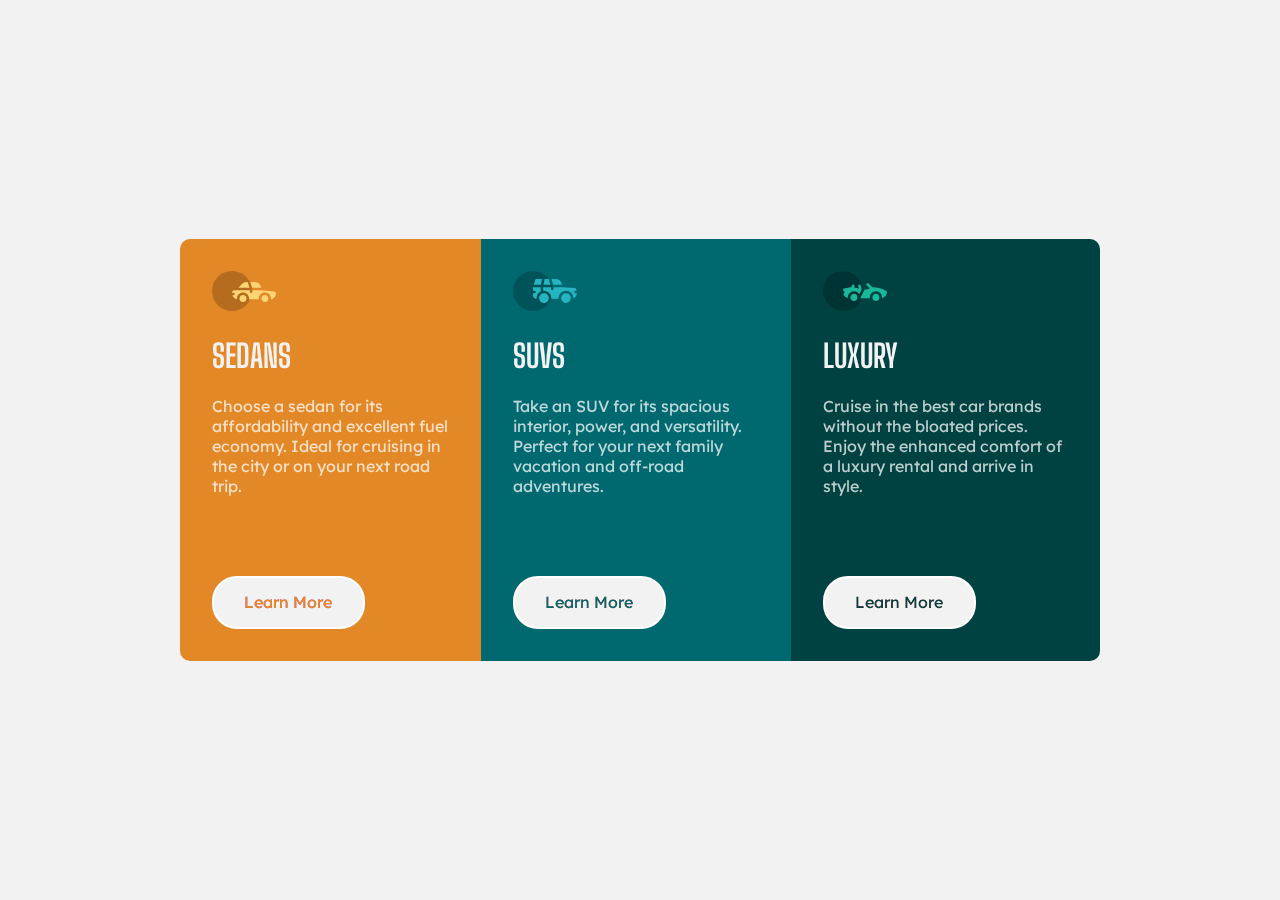
<file: 3-column-preview-card-component-main/index.html>
<!DOCTYPE html>
<html lang="en">
<head>
  <meta charset="UTF-8">
  <meta name="viewport" content="width=device-width, initial-scale=1.0">
  <link rel="icon" type="image/png" sizes="32x32" href="./images/favicon-32x32.png">
  <title>Frontend Mentor | 3-column preview card component</title>
  <link rel="stylesheet" href="style.css">
</head>
<body>
  <main>
    <div class="card">
      <img alt="sedans" srcset="images/icon-sedans.svg">
      <h1>Sedans</h1>
      <p>  Choose a sedan for its affordability and excellent fuel economy. Ideal for cruising in the city 
        or on your next road trip.</p>
        <div class="btn">Learn More</div>
    </div>

    <div class="card">
      <img alt="suvs" srcset="images/icon-suvs.svg">
      <h1>suvs</h1>
      <p>  Take an SUV for its spacious interior, power, and versatility. Perfect for your next family vacation 
        and off-road adventures.</p>
        <div class="btn">Learn More</div>
    </div>

    <div class="card">
      <img alt="luxury" srcset="images/icon-luxury.svg">
      <h1>luxury</h1>
      <p>  Cruise in the best car brands without the bloated prices. Enjoy the enhanced comfort of a luxury 
        rental and arrive in style.</p>
        <div class="btn">Learn More</div>
    </div>
  </main>
</body>
</html>
</file>
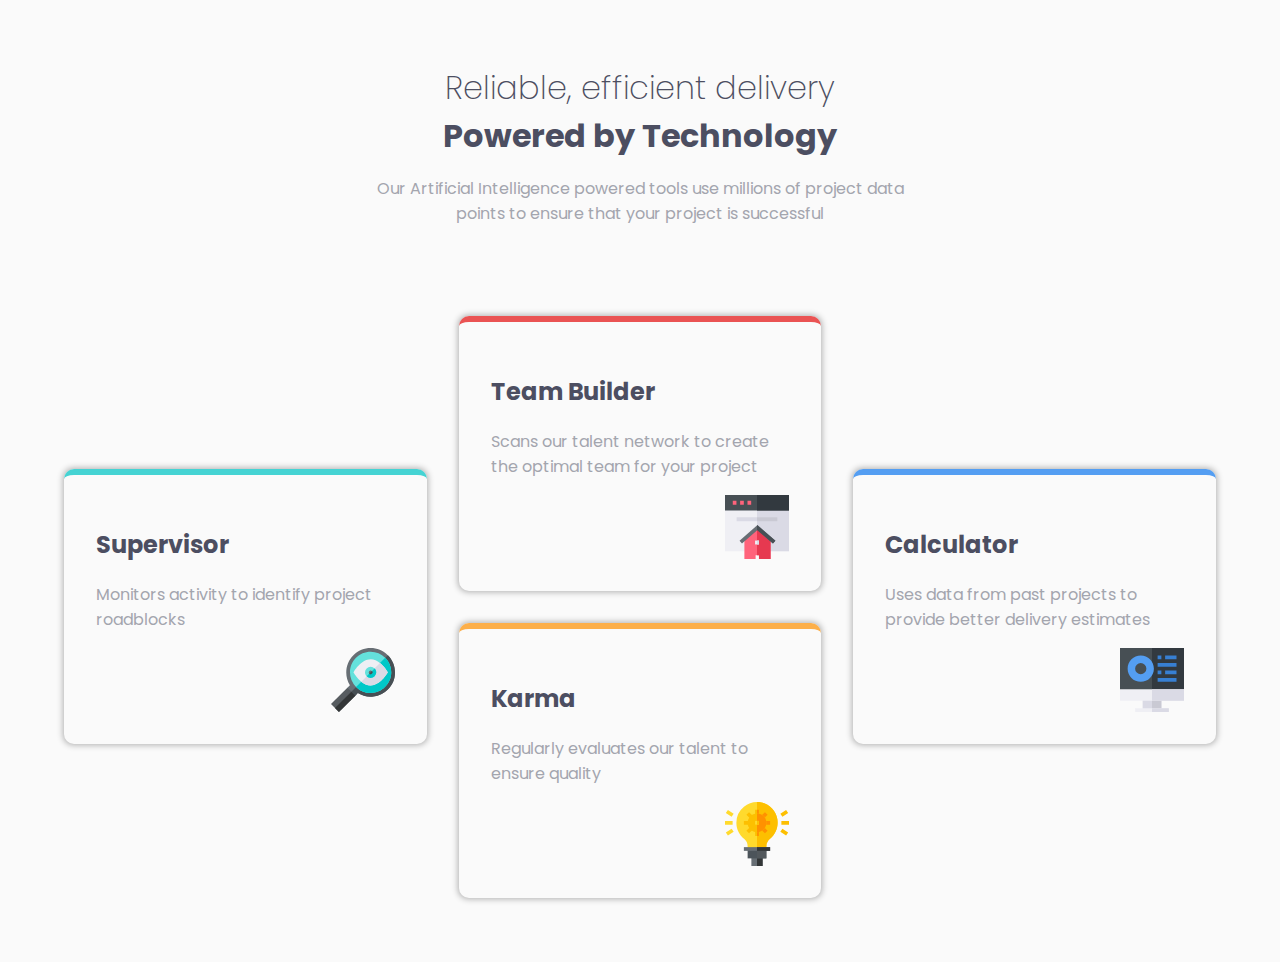
<file: four-card-feature-section-master/index.html>
<!DOCTYPE html>
<html lang="en">
<head>
  <meta charset="UTF-8">
  <meta name="viewport"content="width=device-width, initial-scale=1.0">
  <link rel="icon" type="image/png" sizes="32x32" href="./images/favicon-32x32.png"> 
  <title>Frontend Mentor | Four  card feature section</title>
  <link rel="stylesheet" href="style.css">
</head>
<body>
<!--   
  Reliable, efficient delivery
  Powered by Technology

  Our Artificial Intelligence powered tools use millions of project data points 
  to ensure that your project is successful

  Supervisor
  Monitors activity to identify project roadblocks

  Team Builder
  Scans our talent network to create the optimal team for your project

  Karma
  Regularly evaluates our talent to ensure quality

  Calculator
  Uses data from past projects to provide better delivery estimates -->

  <main>
    <div class="main">
      <h1 class="thin">Reliable, efficient delivery</h1>
      <h1>Powered by Technology</h1>
      <p>Our Artificial Intelligence powered tools use millions of project data points 
        to ensure that your project is successful</p>
    </div>

    <div class="cards">
      <div class="card">
        <h2>Supervisor</h2>
        <p>Monitors activity to identify project roadblocks</p>
        <svg xmlns="http://www.w3.org/2000/svg" width="64" height="64"><g fill="none"><path fill="#676E74" d="M56.842 7.158c-9.526-9.563-24.902-9.525-34.428 0-8.025 8.026-9.45 20.44-3.525 30.003l-2.513 2.55-1.356 6.144 4.214 4.214 5.093-2.408 2.512-2.55a24.254 24.254 0 0030.003-3.525c9.563-9.526 9.525-24.902 0-34.428z"/><path fill="#474F54" d="M24.327 47.661l2.512-2.55a24.254 24.254 0 0030.003-3.525c9.563-9.526 9.525-24.902 0-34.428l-40.26 40.26 2.652 2.651 5.093-2.408z"/><path fill="#64E1DC" d="M54.213 9.787a20.56 20.56 0 00-14.585-6.041C28.236 3.746 19 12.98 19 24.372a20.564 20.564 0 006.041 14.586 20.564 20.564 0 0014.586 6.04c11.392 0 20.626-9.234 20.626-20.626a20.56 20.56 0 00-6.041-14.585z"/><path fill="#00C8C8" d="M60.254 24.372a20.56 20.56 0 00-6.041-14.585l-29.17 29.17A20.564 20.564 0 0039.627 45c11.392 0 20.626-9.235 20.626-20.627z"/><path fill="#EFEFF4" d="M56.239 23.41c-.184-.307-2.98-4.914-7.281-8.368-2.63-2.113-5.822-3.796-9.33-3.796-9.242 0-16.314 11.669-16.61 12.165l-.576.961.575.961c.184.309 2.98 4.916 7.28 8.37 2.631 2.112 5.823 3.795 9.33 3.795 9.243 0 16.315-11.668 16.612-12.165l.574-.96-.574-.962z"/><path fill="#DADAE5" d="M56.239 25.333l.574-.96-.574-.962c-.184-.308-2.98-4.915-7.281-8.369l-18.66 18.66c2.63 2.113 5.822 3.796 9.33 3.796 9.242 0 16.314-11.668 16.61-12.165z"/><path fill="#64E1DC" d="M43.604 20.396a5.607 5.607 0 00-3.976-1.65 5.632 5.632 0 00-5.626 5.626c0 1.551.631 2.958 1.65 3.976a5.609 5.609 0 003.976 1.65 5.632 5.632 0 005.625-5.626c0-1.55-.63-2.957-1.649-3.976z"/><path fill="#00C8C8" d="M45.253 24.372c0-1.55-.63-2.957-1.649-3.976l-7.952 7.952a5.608 5.608 0 003.976 1.65 5.632 5.632 0 005.625-5.626z"/><path fill="#676E74" d="M40.954 23.046a1.876 1.876 0 10-1.326 3.2 1.876 1.876 0 001.326-3.2z"/><path fill="#474F54" d="M41.503 24.372c0-.517-.21-.986-.55-1.326l-2.65 2.652a1.876 1.876 0 003.2-1.326z"/><path fill="#575C60" d="M20.333 43.667l-3.957-3.957L0 56.049l3.975 3.976L7.951 64l16.376-16.339z"/><path fill="#333637" d="M24.327 47.661l-3.994-3.994L3.975 60.025 7.951 64z"/></g></svg>
      </div>
      <div class="card">
        <h2>Team Builder</h2>
        <p> Scans our talent network to create the optimal team for your project</p>
        <svg xmlns="http://www.w3.org/2000/svg" width="64" height="64"><g fill="none"><path fill="#EFEFF4" d="M64 14.454v41.788H0V14.454l3.75-3.787h56.5z"/><path fill="#DADAE5" d="M64 14.454v41.788H32V10.667h28.25z"/><path fill="#474F54" d="M0 0h64v15.515H0z"/><path fill="#32393F" d="M32 0h32v15.515H32z"/><g fill="#FF637B"><path d="M7.758 5.818h3.685v3.879H7.758zM15.128 5.818h3.685v3.879h-3.685zM22.497 5.818h3.685v3.879h-3.685z"/></g><path fill="#FF637B" d="M45.576 42.245V64H34.355v-3.71h-3.74V64H19.394V42.245l11.37-9.275h3.105z"/><path fill="#DADAE5" d="M11.636 22.303h41.697v3.879H11.636z"/><path fill="#C9C9D3" d="M32 22.303h20.364v3.879H32z"/><path fill="#E63950" d="M45.576 42.245V64H33.939v-3.71H32V32.97h1.435z"/><path fill="#EFEFF4" d="M30.061 45.576h3.878v3.879h-3.878z"/><path fill="#DADAE5" d="M32 45.576h1.939v3.879H32z"/><path fill="#676E74" d="M50.424 45.779l-2.452 2.706-15.487-13.526-15.488 13.526-2.452-2.706 17.94-15.718z"/><path fill="#474F54" d="M32 30.061l18.424 15.718-2.518 2.706L32 34.959z"/></g></svg>
      </div>
      <div class="card">
        <h2>Karma</h2>
        <p>Regularly evaluates our talent to ensure quality</p>
        <svg xmlns="http://www.w3.org/2000/svg" width="64" height="64"><g fill="none"><path fill="#676E74" d="M26.375 52.625h11.25V64h-11.25z"/><path fill="#333637" d="M32 52.625h5.625V64H32z"/><path fill="#4C545A" d="M22.625 47h18.75v9.375h-18.75z"/><path fill="#52585C" d="M32 47h9.375v9.375H32z"/><path fill="#FFDA2D" d="M45.012 36.725c-2.325 1.913-3.637 4.612-3.637 7.425V47h-18.75v-2.85c0-2.85-1.238-5.512-3.3-7.125-5.062-3.938-7.95-9.862-7.95-16.275a20.585 20.585 0 017.613-16.013C22.7 1.737 27.238 0 32 0c1.462 0 2.962.15 4.425.45 8.1 1.688 14.475 8.45 15.9 16.663 1.275 7.5-1.425 14.85-7.313 19.612z"/><path fill="#FDBF00" d="M45.012 36.725c-2.325 1.913-3.637 4.612-3.637 7.425V47H32V0c1.462 0 2.962.15 4.425.45 8.1 1.688 14.475 8.45 15.9 16.663 1.275 7.5-1.425 14.85-7.313 19.612z"/><path fill="#676E74" d="M18.875 45.125h26.25v3.75h-26.25z"/><path fill="#FF9100" d="M39.956 10.143l2.651 2.651-3.979 3.978-2.651-2.651z"/><path fill="#FDBF00" d="M25.372 24.727l2.651 2.651-3.979 3.979-2.651-2.651zM30.125 28.25h3.75v5.625h-3.75z"/><path fill="#FF9100" d="M38.628 24.727l3.979 3.979-2.651 2.651-3.979-3.979zM39.5 18.875h5.625v3.75H39.5z"/><path fill="#FDBF00" d="M24.044 10.143l3.979 3.979-2.651 2.65-3.979-3.978zM18.875 18.875H24.5v3.75h-5.625zM30.125 7.625h3.75v5.625h-3.75z"/><g fill="#FFDA2D"><path d="M0 18.875h7.625v3.75H0zM6.585 14.81l-5.75-3.75 2.08-3.12 5.75 3.75zM2.915 33.56l-2.08-3.12 5.75-3.75 2.08 3.12z"/></g><path fill="#FDBF00" d="M56.375 18.875H64v3.75h-7.625zM61.085 33.56l-5.75-3.75 2.08-3.12 5.75 3.75zM57.415 14.81l-2.08-3.12 5.75-3.75 2.08 3.12z"/><path fill="#FF9100" d="M32 7.625h1.875v5.625H32zM32 28.25h1.875v5.625H32z"/><path fill="#333637" d="M32 45.125h13.125v3.75H32z"/><path fill="#FDBF00" d="M32 11.375c-5.175 0-9.375 4.2-9.375 9.375s4.2 9.375 9.375 9.375 9.375-4.2 9.375-9.375-4.2-9.375-9.375-9.375z"/><path fill="#FF9100" d="M32 30.125v-18.75c5.175 0 9.375 4.2 9.375 9.375s-4.2 9.375-9.375 9.375z"/><path fill="#FFDA2D" d="M30.125 18.875h3.75v3.75h-3.75z"/><path fill="#FDBF00" d="M32 18.875h1.875v3.75H32z"/></g></svg>
      </div>
      <div class="card">
        <h2>Calculator</h2>
        <p>Uses data from past projects to provide better delivery estimates</p>
        <svg xmlns="http://www.w3.org/2000/svg" width="64" height="64"><g fill="none"><path fill="#474F54" d="M64 0v41.25l-3.75 3.875H3.75L0 41.25V0z"/><path fill="#32393F" d="M64 0v41.25l-3.75 3.875H32V0z"/><path fill="#DADAE5" d="M22.625 50.875h18.75v11.25h-18.75z"/><path fill="#C9C9D3" d="M32 50.875h9.375v11.25H32z"/><path fill="#EFEFF4" d="M0 41.25h64v11.5H0z"/><path fill="#DADAE5" d="M32 41.25h32v11.5H32z"/><path fill="#EFEFF4" d="M15.125 60.25h33.75V64h-33.75z"/><path fill="#DADAE5" d="M32 60.25h16.875V64H32z"/><path fill="#549EF2" d="M20.75 7.5c-7.236 0-13.125 5.889-13.125 13.125S13.514 33.75 20.75 33.75s13.125-5.889 13.125-13.125S27.986 7.5 20.75 7.5zm0 18.75a5.631 5.631 0 01-5.625-5.625A5.631 5.631 0 0120.75 15a5.631 5.631 0 015.625 5.625 5.631 5.631 0 01-5.625 5.625z"/><g fill="#377FD2"><path d="M45.125 7.5H56.5v3.75H45.125zM37.625 7.5h3.75v3.75h-3.75zM45.125 22.5H56.5v3.75H45.125zM37.625 22.5h3.75v3.75h-3.75zM37.625 15H56.5v3.75H37.625zM37.625 30H56.5v3.75H37.625z"/></g></g></svg>
      </div>  
    </div>
  </main>
</body>
</html>
</file>
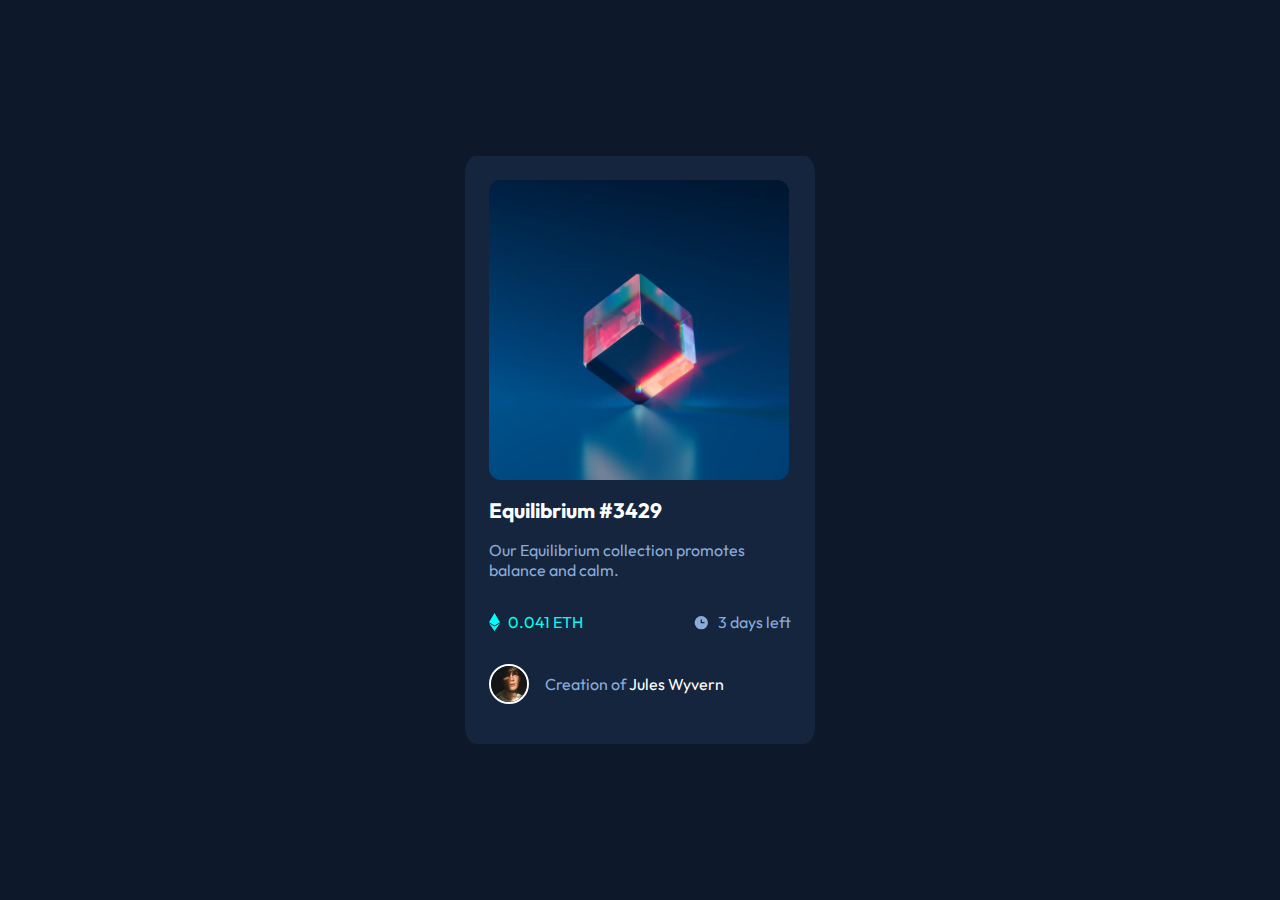
<file: nft-preview-card-component-main/index.html>
<!DOCTYPE html>
<html lang="en">
<head>
  <meta charset="UTF-8">
  <meta name="viewport" content="width=device-width, initial-scale=1.0">
  <link rel="stylesheet" href="style.css">  
  <title>Frontend Mentor | NFT preview card component</title>
</head>
<body>
  <div class="container">
    <div class="img">
      <a href="#">
        <div class="overlay">
          <svg aria-hidden="true" focusable=”false” width="48" height="48" xmlns="http://www.w3.org/2000/svg"><g fill="none" fill-rule="evenodd"><path d="M0 0h48v48H0z"/><path d="M24 9C14 9 5.46 15.22 2 24c3.46 8.78 12 15 22 15 10.01 0 18.54-6.22 22-15-3.46-8.78-11.99-15-22-15Zm0 25c-5.52 0-10-4.48-10-10s4.48-10 10-10 10 4.48 10 10-4.48 10-10 10Zm0-16c-3.31 0-6 2.69-6 6s2.69 6 6 6 6-2.69 6-6-2.69-6-6-6Z" fill="#FFF" fill-rule="nonzero"/></g></svg>
        </div>
      </a>
    </div>
    <h2 class="hover"><a href="#">Equilibrium #3429</a></h2>
    <p class="light-text">Our Equilibrium collection promotes balance and calm.</p>
    <div class="info-div">
      <div>
        <svg aria-hidden="true" focusable=”false” width="11" height="18" xmlns="http://www.w3.org/2000/svg"><path d="M11 10.216 5.5 18 0 10.216l5.5 3.263 5.5-3.262ZM5.5 0l5.496 9.169L5.5 12.43 0 9.17 5.5 0Z" fill="#00FFF8"/></svg>
        <p class="cyan">0.041 ETH</p>
      </div>
      <div>
        <svg aria-hidden="true" focusable=”false” class="middle" width="17" height="17" xmlns="http://www.w3.org/2000/svg"><path d="M8.305 2.007a6.667 6.667 0 1 0 0 13.334 6.667 6.667 0 0 0 0-13.334Zm2.667 7.334H8.305a.667.667 0 0 1-.667-.667V6.007a.667.667 0 0 1 1.334 0v2h2a.667.667 0 0 1 0 1.334Z" fill="#8BACD9"/></svg>
        <p class="light-text" style="line-height: 100%;">3 days left</p>
      </div>
    </div>
    <div class="footer">
      <img src="images/image-avatar.png" alt="Jules Wyvern">
      <p class="light-text">Creation of <a href="#" aria-label="Jules Wyvern account">Jules Wyvern</a></p>
    </div>
  </div>
  
</body>
</html>
</file>
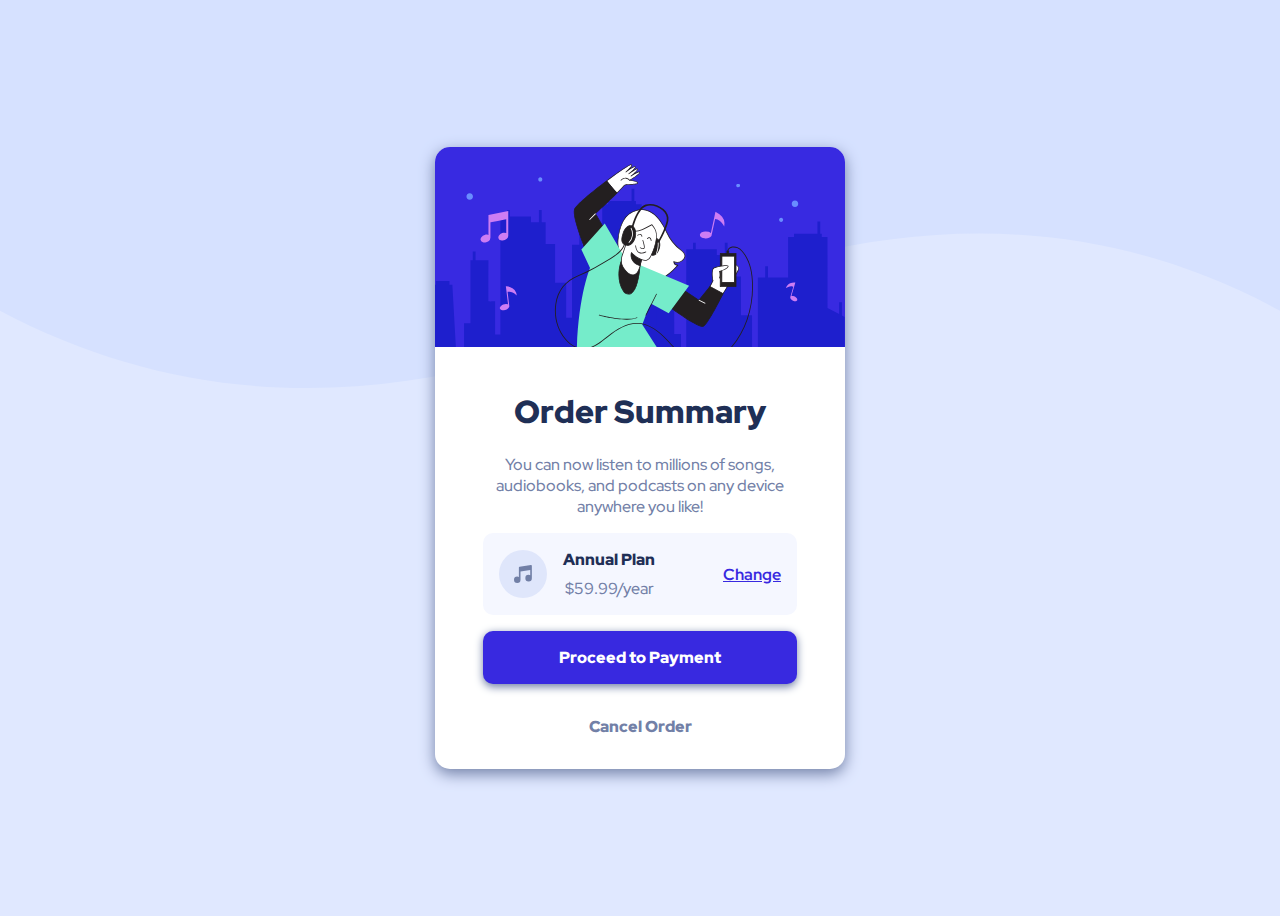
<file: order-summary-component-main/index.html>
<!DOCTYPE html>
<html lang="en">
<head>
  <meta charset="UTF-8">
  <meta name="viewport" content="width=device-width, initial-scale=1.0"> 
  <link rel="stylesheet" href="style.css">
  
  <title>Frontend Mentor | Order summary card</title>
</head>
<body>
<!-- 
  Order Summary

  You can now listen to millions of songs, audiobooks, and podcasts on any 
  device anywhere you like!

  Annual Plan
  $59.99/year

  Change

  Proceed to Payment
  Cancel Order -->

  <div class="card">

    <img src="images/illustration-hero.svg" alt="Music" class="svg">
    <div class="content">
      <h1 class="h-text">Order Summary</h1>
      <p>You can now listen to millions of songs, audiobooks, and podcasts on any 
        device anywhere you like!</p>
      
      <div class="plan-box">
        <div class="info">
          <svg xmlns="http://www.w3.org/2000/svg" width="48" height="48"><g fill="none" fill-rule="evenodd"><circle cx="24" cy="24" r="24" fill="#DFE6FB"/><path fill="#717FA6" fill-rule="nonzero" d="M32.574 15.198a.81.81 0 00-.646-.19L20.581 16.63a.81.81 0 00-.696.803V26.934a3.232 3.232 0 00-1.632-.44A3.257 3.257 0 0015 29.747 3.257 3.257 0 0018.253 33a3.257 3.257 0 003.253-3.253v-8.37l9.726-1.39v5.327a3.232 3.232 0 00-1.631-.441 3.257 3.257 0 00-3.254 3.253 3.257 3.257 0 003.254 3.253 3.257 3.257 0 003.253-3.253V15.81a.81.81 0 00-.28-.613z"/></g></svg>
          <div class="price-info">
            <h4 class="h-text">Annual Plan</h4>
            <p>$59.99/year</p>
          </div>
        </div>

        <a href="#">Change</a>
      </div>

      <div class="proceed">Proceed to Payment</div>
      <div class="cancel">Cancel Order</div>

    </div>
  </div>
</body>
</html>
</file>
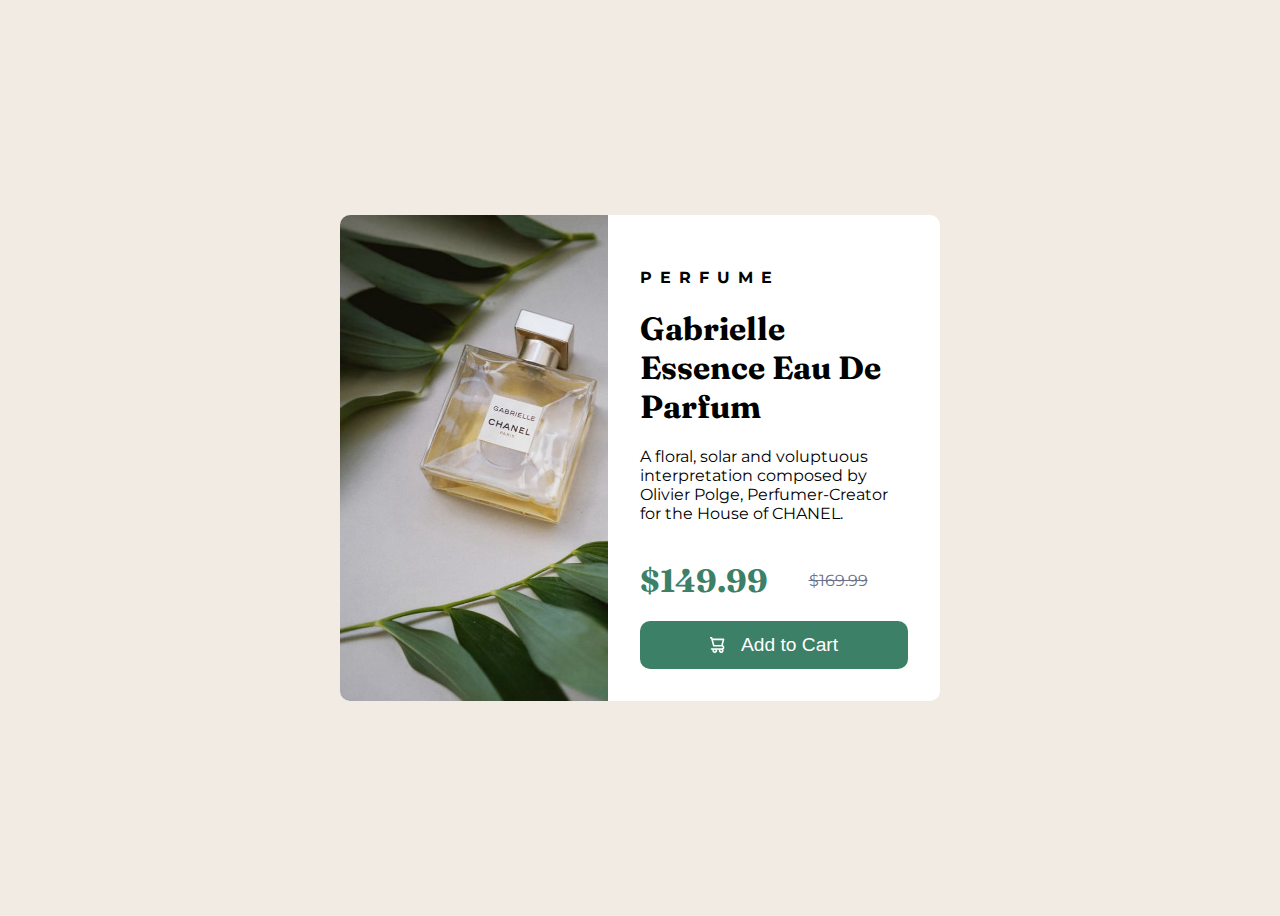
<file: product-preview-card-component-main/index.html>
<!DOCTYPE html>
<html lang="en">
<head>
  <meta charset="UTF-8">
  <meta name="viewport" content="width=device-width, initial-scale=1.0">  
  <title>Frontend Mentor | Product preview card component</title>
  <link rel="stylesheet" href="style.css">

</head>
<body>
  <div class="card">
    <div class="product-img"></div>
    <div class="card-content">
      <h4>Perfume</h4>
      <h1>Gabrielle Essence Eau De Parfum</h1>
      <p>A floral, solar and voluptuous interpretation composed by Olivier Polge, 
        Perfumer-Creator for the House of CHANEL.</p>
      <div class="price">
        <h1>$149.99</h1>
        <span class="offer">$169.99</span>
      </div>
      <button class="btn">
        <svg width="15" height="16" xmlns="http://www.w3.org/2000/svg"><path d="M14.383 10.388a2.397 2.397 0 0 0-1.518-2.222l1.494-5.593a.8.8 0 0 0-.144-.695.8.8 0 0 0-.631-.28H2.637L2.373.591A.8.8 0 0 0 1.598 0H0v1.598h.983l1.982 7.4a.8.8 0 0 0 .799.59h8.222a.8.8 0 0 1 0 1.599H1.598a.8.8 0 1 0 0 1.598h.943a2.397 2.397 0 1 0 4.507 0h1.885a2.397 2.397 0 1 0 4.331-.376 2.397 2.397 0 0 0 1.12-2.021ZM11.26 7.99H4.395L3.068 3.196h9.477L11.26 7.991Zm-6.465 6.392a.8.8 0 1 1 0-1.598.8.8 0 0 1 0 1.598Zm6.393 0a.8.8 0 1 1 0-1.598.8.8 0 0 1 0 1.598Z" fill="#FFF"/></svg>
        Add to Cart
      </button>
    </div>
  </div>
</body>
</html>
</file>
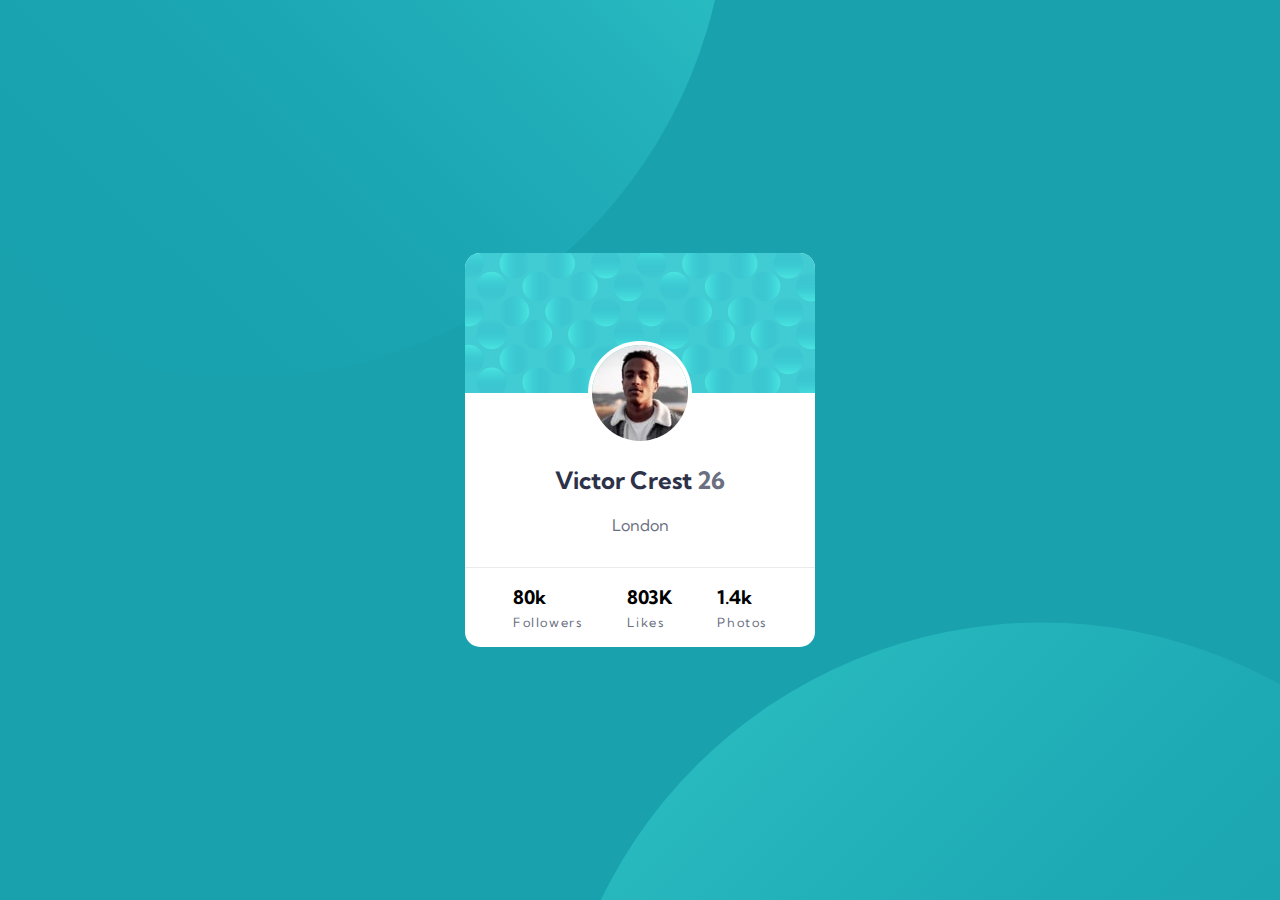
<file: profile-card-component-main/index.html>
<!DOCTYPE html>
<html lang="en">
<head>
  <meta charset="UTF-8">
  <meta name="viewport" content="width=device-width, initial-scale=1.0">
  <link rel="icon" type="image/png" sizes="32x32" href="./images/favicon-32x32.png">
  <link rel="stylesheet" href="style.css">
  <title>Frontend Mentor | Profile card component</title>
</head>

<body>
  <!-- Victor Crest
  26
  London

  80K
  Followers

  803K
  Likes

  1.4K
  Photos -->
  <main>
    <img style="border-radius: 15px 15px 0 0;" srcset="images/bg-pattern-card.svg" alt="coloured circles in cyan">

    <div class="content">
      <img src="images/image-victor.jpg" alt="victor">
      <h2>Victor Crest <span class="grayish-blue">26</span></h2>
      <p class="grayish-blue">London</p>
    </div>

    <ul class="footer">
      <li>
        <h3>80k</h3>
        <span class="info grayish-blue">Followers</span>
      </li>
      <li>
        <h3>803K</h3>
        <span class="info grayish-blue">Likes</span>
      </li>
      <li>
        <h3>1.4k</h3>
        <span class="info grayish-blue">Photos</span>
      </li>
    </ul>

  </main>
</body>
</html>
</file>
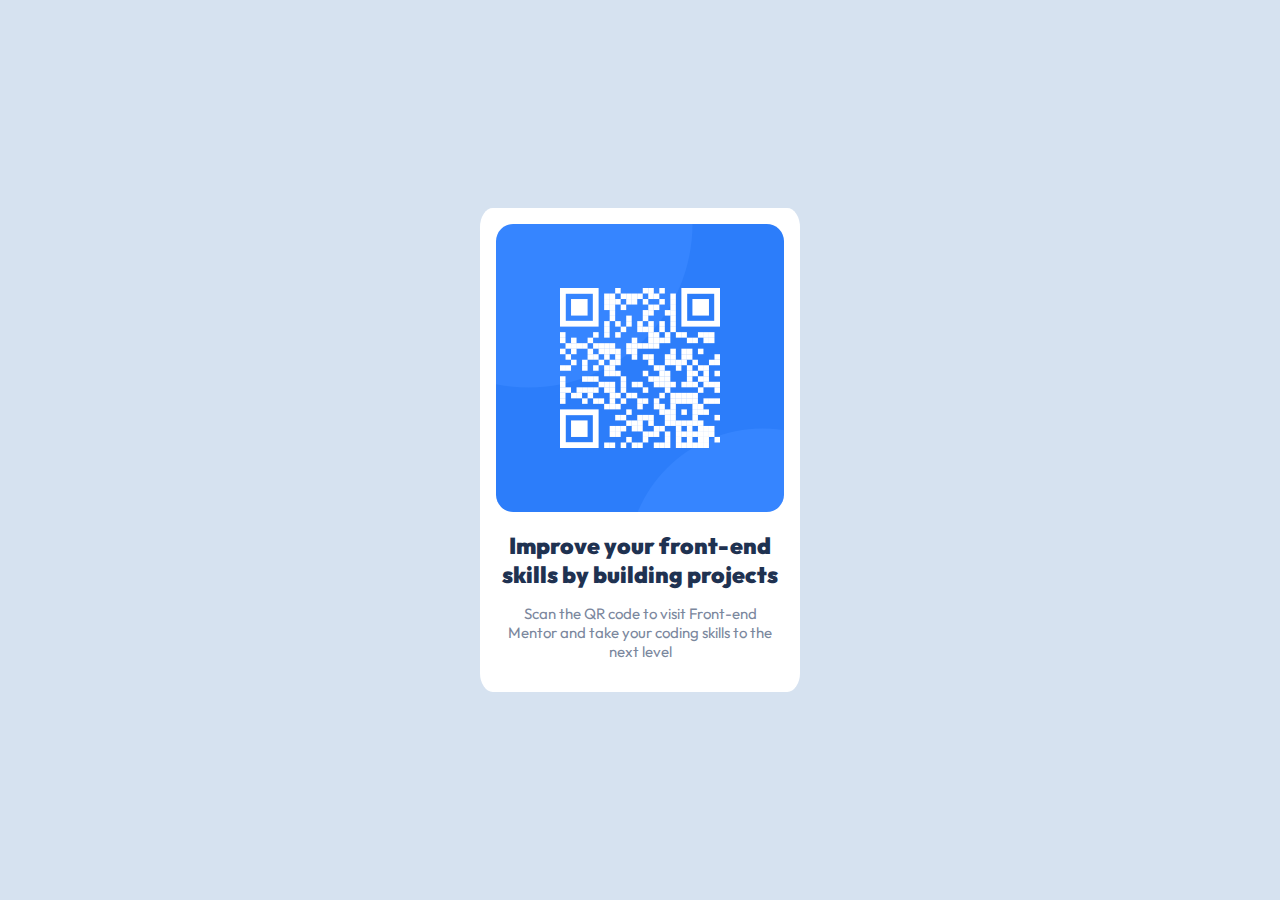
<file: qr-code-component-main/index.html>
<!DOCTYPE html>
<html lang="en">
<head>
  <meta charset="UTF-8">
  <meta name="viewport" content="width=device-width, initial-scale=1.0"> <!-- displays site properly based on user's device -->
  <link rel="stylesheet" href="style.css">
  <link rel="stylesheet" href="https://fonts.google.com/specimen/Outfit">
  
  <title>Frontend Mentor | QR code component</title>

</head>
<body>
  <div class="card">
    <img src="images/image-qr-code.png" alt="">
    <h2>Improve your front-end skills by building projects</h2>
    <p>Scan the QR code to visit Front-end Mentor and take your coding skills to the next level</p>
  </div>
</body>
</html>
</file>
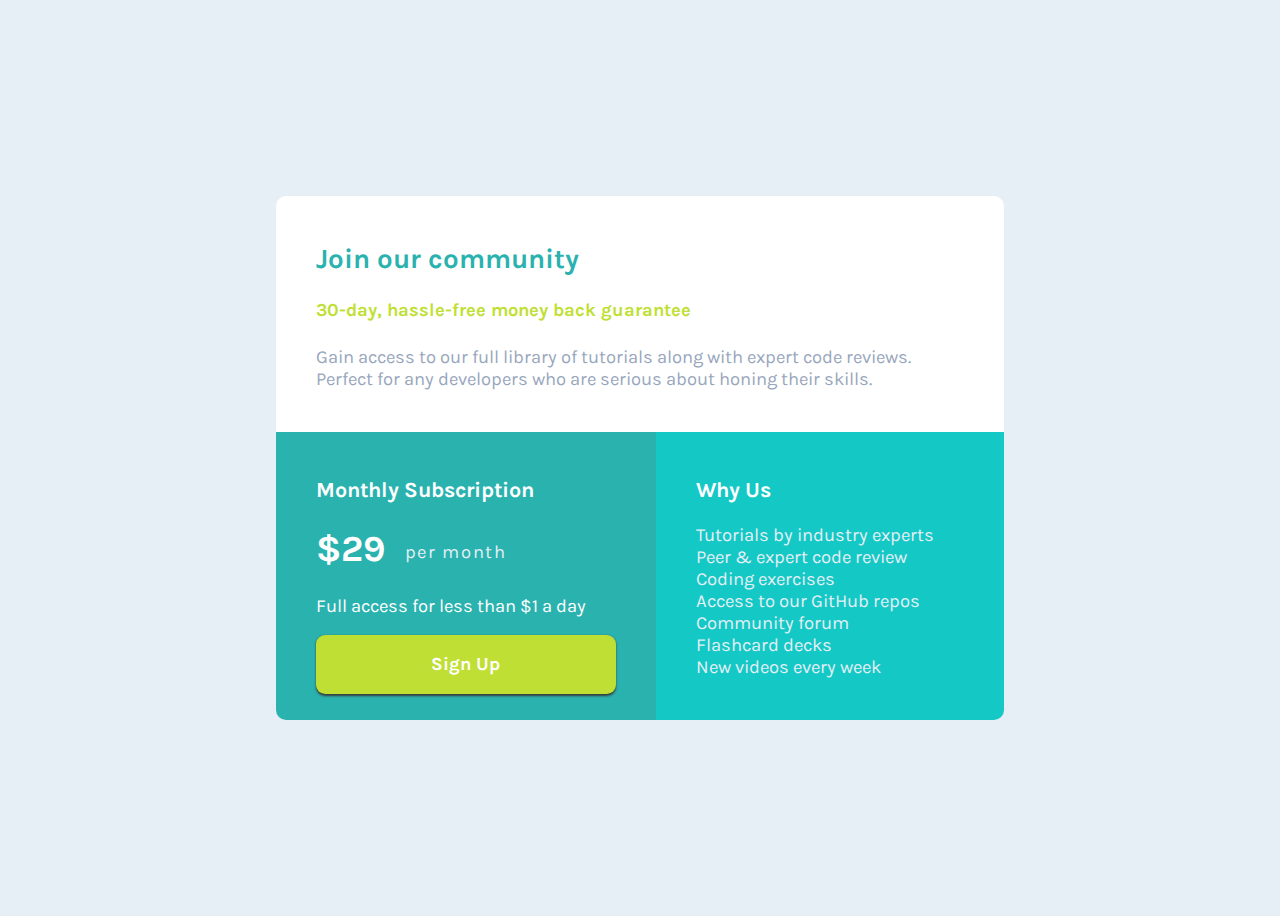
<file: single-price-grid-component-master/index.html>
<!DOCTYPE html>
<html lang="en">
<head>
  <meta charset="UTF-8">
  <meta name="viewport" content="width=device-width, initial-scale=1.0">
  <link rel="icon" type="image/png" sizes="32x32" href="./images/favicon-32x32.png">
  <title>Frontend Mentor | Single Price Grid Component</title>
  <link rel="stylesheet" href="style.css">
</head>
<body>
  <main>
    <div class="join-community">
      <h2>Join our community</h2>
      <h4>30-day, hassle-free money back guarantee</h4>
      <p>Gain access to our full library of tutorials along with expert code reviews. 
        Perfect for any developers who are serious about honing their skills.</p>
    </div>
    <div class="sign-up">
      <h3>Monthly Subscription</h3>
      <h1>&dollar;29 <span class="per-month">per month</span></h1>
      <p>Full access for less than &dollar;1 a day</p>
      <div class="btn">Sign Up</div>
    </div>
    <div class="why-us">
      <h3>Why Us</h3>
      <ul>
        <li>Tutorials by industry experts</li>
        <li>Peer &amp; expert code review</li>
        <li>Coding exercises</li>
        <li>Access to our GitHub repos</li>
        <li>Community forum</li>
        <li>Flashcard decks</li>
        <li>New videos every week</li>
      </ul>
    </div>
  </main>

</body>
</html>
</file>
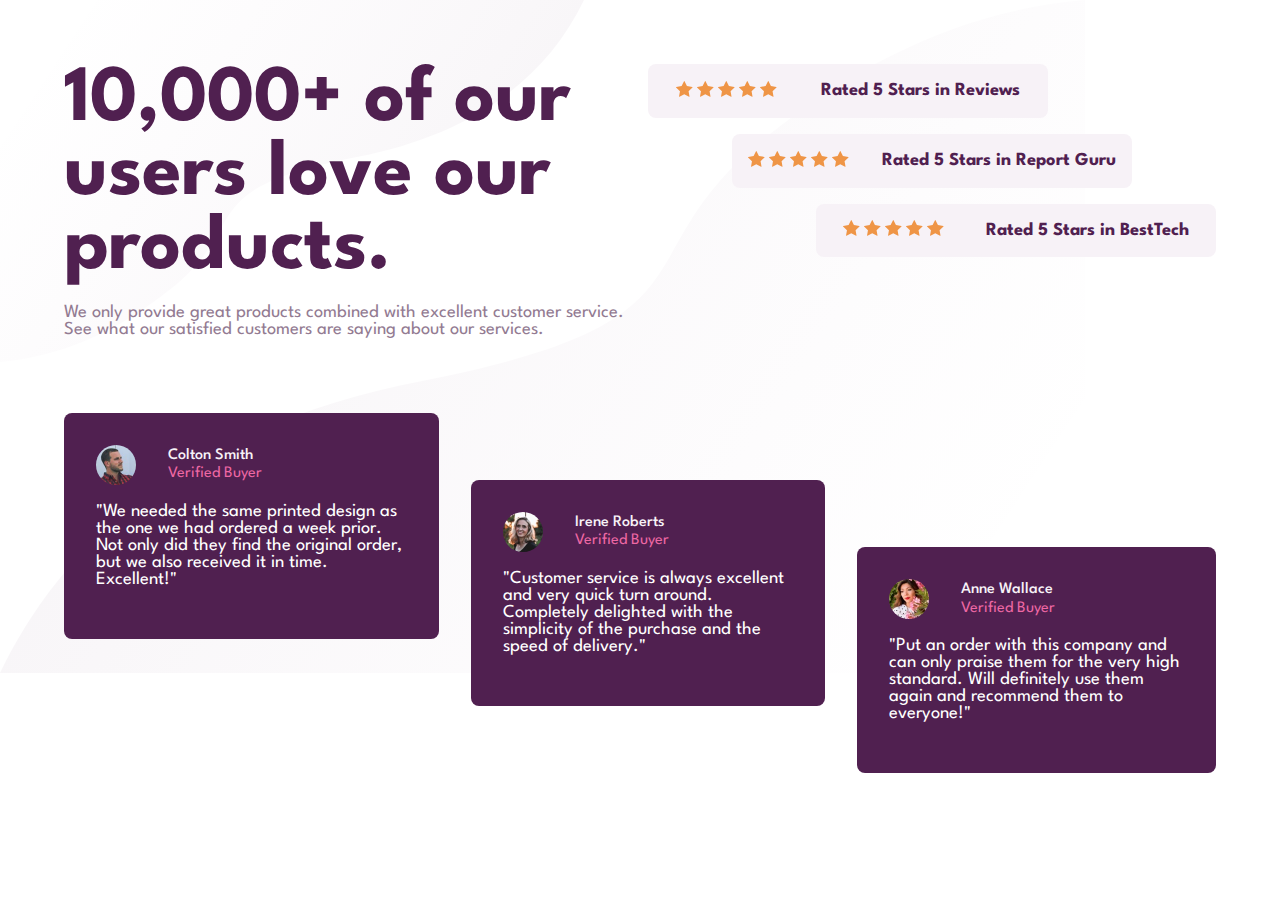
<file: social-proof-section-master/index.html>
<!DOCTYPE html>
<html lang="en">
  <head>
    <meta charset="UTF-8" />
    <meta name="viewport" content="width=device-width, initial-scale=1.0" />
    <link rel="icon" type="image/png" sizes="32x32" href="./images/favicon-32x32.png"/>
    <link rel="stylesheet" href="style.css">
    <title>Frontend Mentor | Social proof section</title>
  </head>

  <body>
    <main>
      <div class="main">
        <div class="info">
          <h1>10,000+ of our users love our products.</h1>
          <p>We only provide great products combined with excellent customer service.
            See what our satisfied customers are saying about our services.</p>
        </div>
        <div class="reviews">
          <div class="review">
            <span class="stars">
              <svg width="17" height="16" xmlns="http://www.w3.org/2000/svg"><path d="M16.539 6.097a.297.297 0 00-.24-.202l-5.36-.779L8.542.26a.296.296 0 00-.53 0L5.613 5.117l-5.36.779a.297.297 0 00-.165.505l3.88 3.78-.917 5.34a.297.297 0 00.43.312l4.795-2.52 4.794 2.52a.296.296 0 00.43-.313l-.916-5.338L16.464 6.4c.08-.08.11-.197.075-.304z" fill="#EF9546" fill-rule="nonzero"/></svg>
              <svg width="17" height="16" xmlns="http://www.w3.org/2000/svg"><path d="M16.539 6.097a.297.297 0 00-.24-.202l-5.36-.779L8.542.26a.296.296 0 00-.53 0L5.613 5.117l-5.36.779a.297.297 0 00-.165.505l3.88 3.78-.917 5.34a.297.297 0 00.43.312l4.795-2.52 4.794 2.52a.296.296 0 00.43-.313l-.916-5.338L16.464 6.4c.08-.08.11-.197.075-.304z" fill="#EF9546" fill-rule="nonzero"/></svg>
              <svg width="17" height="16" xmlns="http://www.w3.org/2000/svg"><path d="M16.539 6.097a.297.297 0 00-.24-.202l-5.36-.779L8.542.26a.296.296 0 00-.53 0L5.613 5.117l-5.36.779a.297.297 0 00-.165.505l3.88 3.78-.917 5.34a.297.297 0 00.43.312l4.795-2.52 4.794 2.52a.296.296 0 00.43-.313l-.916-5.338L16.464 6.4c.08-.08.11-.197.075-.304z" fill="#EF9546" fill-rule="nonzero"/></svg>
              <svg width="17" height="16" xmlns="http://www.w3.org/2000/svg"><path d="M16.539 6.097a.297.297 0 00-.24-.202l-5.36-.779L8.542.26a.296.296 0 00-.53 0L5.613 5.117l-5.36.779a.297.297 0 00-.165.505l3.88 3.78-.917 5.34a.297.297 0 00.43.312l4.795-2.52 4.794 2.52a.296.296 0 00.43-.313l-.916-5.338L16.464 6.4c.08-.08.11-.197.075-.304z" fill="#EF9546" fill-rule="nonzero"/></svg>
              <svg width="17" height="16" xmlns="http://www.w3.org/2000/svg"><path d="M16.539 6.097a.297.297 0 00-.24-.202l-5.36-.779L8.542.26a.296.296 0 00-.53 0L5.613 5.117l-5.36.779a.297.297 0 00-.165.505l3.88 3.78-.917 5.34a.297.297 0 00.43.312l4.795-2.52 4.794 2.52a.296.296 0 00.43-.313l-.916-5.338L16.464 6.4c.08-.08.11-.197.075-.304z" fill="#EF9546" fill-rule="nonzero"/></svg>
            </span>
            <p>Rated 5 Stars in Reviews</p>
          </div>
          <div class="review">
            <span class="stars">
              <svg width="17" height="16" xmlns="http://www.w3.org/2000/svg"><path d="M16.539 6.097a.297.297 0 00-.24-.202l-5.36-.779L8.542.26a.296.296 0 00-.53 0L5.613 5.117l-5.36.779a.297.297 0 00-.165.505l3.88 3.78-.917 5.34a.297.297 0 00.43.312l4.795-2.52 4.794 2.52a.296.296 0 00.43-.313l-.916-5.338L16.464 6.4c.08-.08.11-.197.075-.304z" fill="#EF9546" fill-rule="nonzero"/></svg>
              <svg width="17" height="16" xmlns="http://www.w3.org/2000/svg"><path d="M16.539 6.097a.297.297 0 00-.24-.202l-5.36-.779L8.542.26a.296.296 0 00-.53 0L5.613 5.117l-5.36.779a.297.297 0 00-.165.505l3.88 3.78-.917 5.34a.297.297 0 00.43.312l4.795-2.52 4.794 2.52a.296.296 0 00.43-.313l-.916-5.338L16.464 6.4c.08-.08.11-.197.075-.304z" fill="#EF9546" fill-rule="nonzero"/></svg>
              <svg width="17" height="16" xmlns="http://www.w3.org/2000/svg"><path d="M16.539 6.097a.297.297 0 00-.24-.202l-5.36-.779L8.542.26a.296.296 0 00-.53 0L5.613 5.117l-5.36.779a.297.297 0 00-.165.505l3.88 3.78-.917 5.34a.297.297 0 00.43.312l4.795-2.52 4.794 2.52a.296.296 0 00.43-.313l-.916-5.338L16.464 6.4c.08-.08.11-.197.075-.304z" fill="#EF9546" fill-rule="nonzero"/></svg>
              <svg width="17" height="16" xmlns="http://www.w3.org/2000/svg"><path d="M16.539 6.097a.297.297 0 00-.24-.202l-5.36-.779L8.542.26a.296.296 0 00-.53 0L5.613 5.117l-5.36.779a.297.297 0 00-.165.505l3.88 3.78-.917 5.34a.297.297 0 00.43.312l4.795-2.52 4.794 2.52a.296.296 0 00.43-.313l-.916-5.338L16.464 6.4c.08-.08.11-.197.075-.304z" fill="#EF9546" fill-rule="nonzero"/></svg>
              <svg width="17" height="16" xmlns="http://www.w3.org/2000/svg"><path d="M16.539 6.097a.297.297 0 00-.24-.202l-5.36-.779L8.542.26a.296.296 0 00-.53 0L5.613 5.117l-5.36.779a.297.297 0 00-.165.505l3.88 3.78-.917 5.34a.297.297 0 00.43.312l4.795-2.52 4.794 2.52a.296.296 0 00.43-.313l-.916-5.338L16.464 6.4c.08-.08.11-.197.075-.304z" fill="#EF9546" fill-rule="nonzero"/></svg>
            </span>
            <p>Rated 5 Stars in Report Guru</p>
          </div>
          <div class="review">
            <span class="stars">
              <svg width="17" height="16" xmlns="http://www.w3.org/2000/svg"><path d="M16.539 6.097a.297.297 0 00-.24-.202l-5.36-.779L8.542.26a.296.296 0 00-.53 0L5.613 5.117l-5.36.779a.297.297 0 00-.165.505l3.88 3.78-.917 5.34a.297.297 0 00.43.312l4.795-2.52 4.794 2.52a.296.296 0 00.43-.313l-.916-5.338L16.464 6.4c.08-.08.11-.197.075-.304z" fill="#EF9546" fill-rule="nonzero"/></svg>
              <svg width="17" height="16" xmlns="http://www.w3.org/2000/svg"><path d="M16.539 6.097a.297.297 0 00-.24-.202l-5.36-.779L8.542.26a.296.296 0 00-.53 0L5.613 5.117l-5.36.779a.297.297 0 00-.165.505l3.88 3.78-.917 5.34a.297.297 0 00.43.312l4.795-2.52 4.794 2.52a.296.296 0 00.43-.313l-.916-5.338L16.464 6.4c.08-.08.11-.197.075-.304z" fill="#EF9546" fill-rule="nonzero"/></svg>
              <svg width="17" height="16" xmlns="http://www.w3.org/2000/svg"><path d="M16.539 6.097a.297.297 0 00-.24-.202l-5.36-.779L8.542.26a.296.296 0 00-.53 0L5.613 5.117l-5.36.779a.297.297 0 00-.165.505l3.88 3.78-.917 5.34a.297.297 0 00.43.312l4.795-2.52 4.794 2.52a.296.296 0 00.43-.313l-.916-5.338L16.464 6.4c.08-.08.11-.197.075-.304z" fill="#EF9546" fill-rule="nonzero"/></svg>
              <svg width="17" height="16" xmlns="http://www.w3.org/2000/svg"><path d="M16.539 6.097a.297.297 0 00-.24-.202l-5.36-.779L8.542.26a.296.296 0 00-.53 0L5.613 5.117l-5.36.779a.297.297 0 00-.165.505l3.88 3.78-.917 5.34a.297.297 0 00.43.312l4.795-2.52 4.794 2.52a.296.296 0 00.43-.313l-.916-5.338L16.464 6.4c.08-.08.11-.197.075-.304z" fill="#EF9546" fill-rule="nonzero"/></svg>
              <svg width="17" height="16" xmlns="http://www.w3.org/2000/svg"><path d="M16.539 6.097a.297.297 0 00-.24-.202l-5.36-.779L8.542.26a.296.296 0 00-.53 0L5.613 5.117l-5.36.779a.297.297 0 00-.165.505l3.88 3.78-.917 5.34a.297.297 0 00.43.312l4.795-2.52 4.794 2.52a.296.296 0 00.43-.313l-.916-5.338L16.464 6.4c.08-.08.11-.197.075-.304z" fill="#EF9546" fill-rule="nonzero"/></svg>
            </span>
            <p>Rated 5 Stars in BestTech</p>
          </div>
        </div>
      </div>
      <div class="testimonials">
        <div class="card">
          <div class="person-info">
            <img src="images/image-colton.jpg" alt="Colton Smith ">
            <div>
              <span class="hero-name">Colton Smith </span>
              <span class="validity">Verified Buyer</span>
            </div>
          </div>
          <p>"We needed the same printed design as the one we had ordered a week prior.
            Not only did they find the original order, but we also received it in time.
            Excellent!"</p>
        </div>
        <div class="card">
          <div class="person-info">
            <img src="images/image-irene.jpg" alt="Irene Roberts">
            <div>
              <span class="hero-name">Irene Roberts </span>
              <span class="validity">Verified Buyer</span>
            </div>
          </div>
          <p>"Customer service is always excellent and very quick turn around. Completely
            delighted with the simplicity of the purchase and the speed of delivery."</p>
        </div>
        <div class="card">
          <div class="person-info">
            <img src="images/image-anne.jpg" alt="Anne Wallace">
            <div>
              <span class="hero-name">Anne Wallace</span>
              <span class="validity">Verified Buyer</span>
            </div>
          </div>
          <p>"Put an order with this company and can only praise them for the very high
            standard. Will definitely use them again and recommend them to everyone!"</p>
        </div>
      </div>
      </main>
  </body>
</html>
</file>
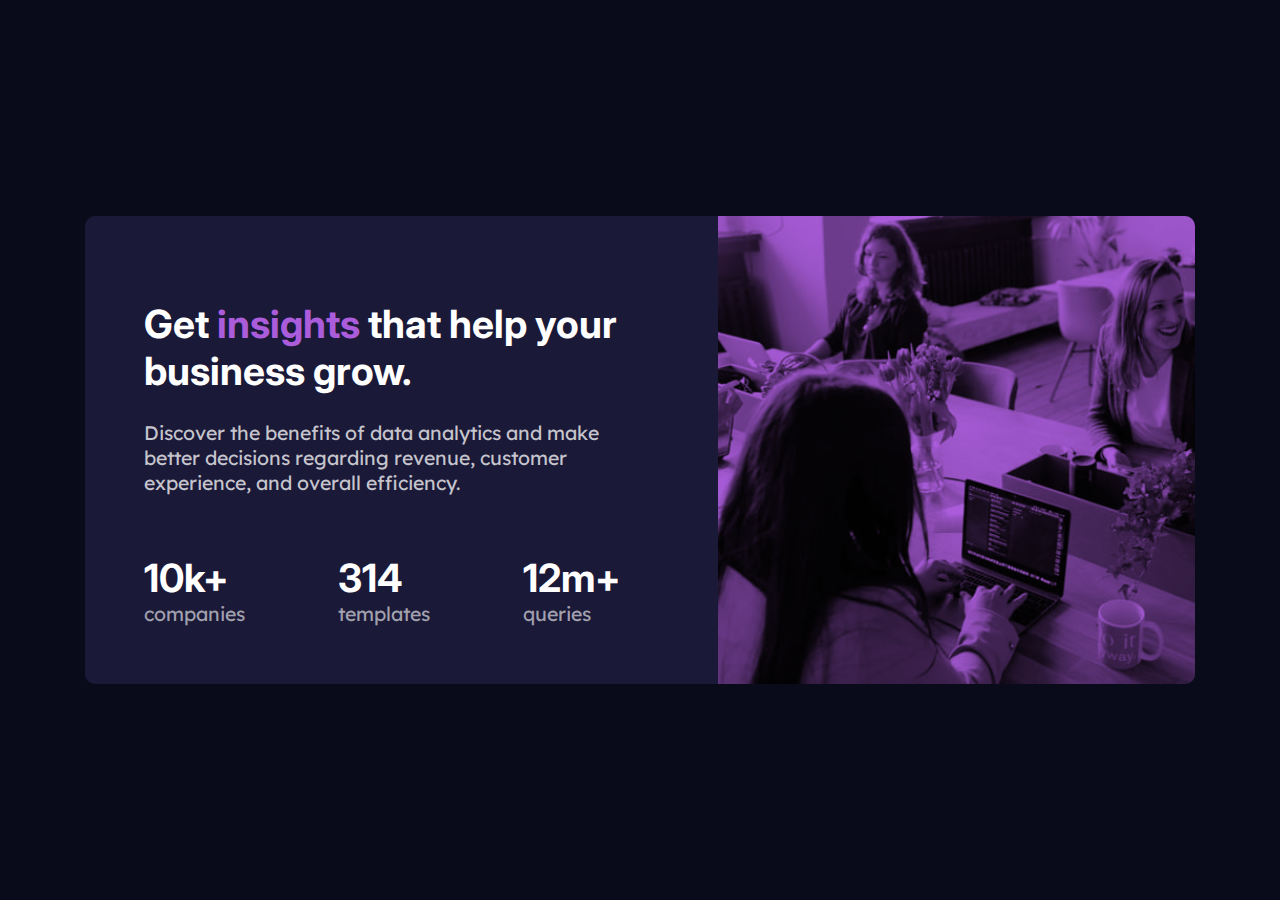
<file: stats-preview-card-component-main/index.html>
<!DOCTYPE html>
<html lang="en">
<head>
  <meta charset="UTF-8">
  <meta name="viewport" content="width=device-width, initial-scale=1.0">
  <link rel="stylesheet" href="style.css">
  
  <title>Frontend Mentor | Stats preview card component</title>

</head>
<body>
  <main>
    <div class="container">
      <div class="content">
        <h1>Get <span class="purple">insights</span> that help your business grow.</h1>
        <p> Discover the benefits of data analytics and make better decisions regarding revenue, customer 
          experience, and overall efficiency.</p>
        <div class="info">
          <div class="item">
            <h1>10k+</h1>
            <p>companies</p>
          </div>
          <div class="item">
            <h1>314 </h1>
            <p>templates</p>
          </div>
          <div class="item">
            <h1>12m+</h1>
            <p>queries</p>
          </div>
        </div>
      </div>
      <div class="img"></div>
  </div>
  </main>
</body>
</html>
</file>
<file: 3-column-preview-card-component-main/style.css>
@import url('https://fonts.googleapis.com/css2?family=Big+Shoulders+Display:wght@700&family=Lexend+Deca&display=swap');

:root {
    --Bright-orange: hsl(31, 77%, 52%);
    --Dark-cyan: hsl(184, 100%, 22%);
    --Very-dark-cyan: hsl(179, 100%, 13%);
    --Transparent-white: hsla(0, 0%, 100%, 0.75);
    --Very-light-gray: hsl(0, 0%, 95%);
}

* {
    box-sizing: border-box;
}

body {
    min-height: 100vh;
    display: flex;
    justify-content: center;
    align-items: center;
    font-family: Lexend Deca;
    background-color: var(--Very-light-gray);
    margin: 0;
}

main {
    width: 920px;
    display: flex;
    border-radius: 10px;
}

h1 {
    color: var(--Very-light-gray);
    text-transform: uppercase;
    font-family: big shoulders display;
}

p {
    color: var(--Transparent-white);
}
.card {
    padding: 2em;
}

.card:nth-child(1) {
    background-color: var(--Bright-orange);
    border-radius: 10px 0 0 10px;
}

.card:nth-child(2) {
    background-color: var(--Dark-cyan);
}

.card:nth-child(3) {
    background-color: var(--Very-dark-cyan);
    border-radius: 0 10px 10px 0;
}

.btn {
    background-color: var(--Very-light-gray);
    display: inline-block;
    padding: 0.9em 1.9em;
    border-radius: 25px;
    mix-blend-mode: lighten;
    margin-top: 4em;
    border: 2px solid white;
}

.btn:hover {
    mix-blend-mode: normal;
    background-color: transparent;
    color: white;
    border: 2px solid white;
}

@media(max-width:43.75rem) {
    main {
        flex-direction: column;
        font-size: 1.2rem;
    }
    .card {
        min-height: 50vh;
        border-radius: 0 !important;
    }

    .btn {
        margin-top: 1em;
    }
}
</file>
<file: four-card-feature-section-master/style.css>
@import url('https://fonts.googleapis.com/css2?family=Poppins:wght@200;400;600&display=swap');

:root {
    --Red: hsl(0, 78%, 62%);
    --Cyan: hsl(180, 62%, 55%);
    --Orange: hsl(34, 97%, 64%);
    --Blue: hsl(212, 86%, 64%);
    --Very-Dark-Blue: hsl(234, 12%, 34%);
    --Grayish-Blue: hsl(229, 6%, 66%);
    --Very-Light-Gray: hsl(0, 0%, 98%);
}

* {
    box-sizing:  border-box;
}

body {
    background-color: var(--Very-Light-Gray);
    margin: 0;
    font-family: Poppins;
}

p {
    color: var(--Grayish-Blue);
}

main {
    padding: min(4em, 10vw);
}

.main {
    text-align: center;
    max-width: 35em;
    margin: 0 auto 10vh auto;
}

h1 {
    color: var(--Very-Dark-Blue);
    margin: 0 auto;
}

h1.thin {
    font-weight: 200;
}

.cards {
    display: grid;
    grid-template-columns: repeat(var(--columns, 2), 1fr);
    gap: 2em;
}

.card {
    padding: 2em;
    box-shadow: 0 0 6px .1px rgba(0, 0, 0, .3);
    border-radius: 10px;
}

.card h2 {
    color: var(--Very-Dark-Blue);
}

.card svg {
    float: right;
}

.card:nth-child(1) {
    border-top: .4em solid var(--Cyan);
}

.card:nth-child(2) {
    border-top: .4em solid var(--Red);
}

.card:nth-child(3) {
    grid-row: 2/3;
    border-top: .4em solid var(--Orange);
}

.card:nth-child(4) {
    border-top: .4em solid var(--Blue);
}

@media(min-width: 950px) {
    .cards {
        --columns: 3;
        align-items: center;
    }
    .card:first-child,
    .card:last-child {
        grid-row: 1/3;
    }
}

@media(max-width: 600px) {
    body {
        font-size: .7rem;
    }
    .cards {
        --columns: 1;
    }
}
</file>
<file: nft-preview-card-component-main/style.css>
@import url('https://fonts.googleapis.com/css2?family=Outfit&display=swap');

:root {
    --Soft-blue: hsl(215, 51%, 70%);
    --Cyan: hsl(178, 100%, 50%);
    --Cyan-transparent: rgba(0, 255, 247, 0.5);
    --Very-dark-blue-1: hsl(217, 54%, 11%);
    --Very-dark-blue-2: hsl(216, 50%, 16%);
    --Very-dark-blue-3: hsl(215, 32%, 27%);
    --White: hsl(0, 0%, 100%);
}

* {
    box-sizing: border-box;
}

body {
    width: 100%;
    height: 100vh;
    background-color: var(--Very-dark-blue-1);
    display: flex;
    align-items: center;
    justify-content: center;
    margin: 0;
}

p {
    color: var(--Soft-blue);
}

hr {
    border: 1px solid var(--Very-dark-blue-3);
}

a {
    text-decoration: none;
    color: var(--White)
}

a:hover {
    color: var(--Cyan);
}
.container {
    max-width: 350px;
    background-color: var(--Very-dark-blue-2);
    padding: 1.5em;
    border-radius: 3%;
    box-shadow: 0 100px 0 15px rgba(13, 25, 43, 0.5);
}

.img {
    width: 300px;
    height: 300px;
    background-image: url("images/image-equilibrium.jpg");
    background-size: cover;
    border-radius: 4%;
    position: relative;
}

.overlay {
    background-color: var(--Cyan-transparent);
    position: absolute;
    top: 0;
    left: 0;
    width: 100%;
    height: 100%;
    border-radius: 4%;
    display: flex;
    align-items: center;
    justify-content: center;
    opacity: 0;
    transition: opacity 0.25s;
}

.overlay:hover {
    opacity: 1;
}

.container * {
    font-family: Outfit;
}

.container h2 {
    font-size: 1.3em;
}

.info-div {
    display: flex;
    justify-content: space-between;
}

.info-div > div {
    display: flex;
    align-items: center;
    gap: 8px;
}

.cyan {
    color: var(--Cyan)
}

.footer {
    display: flex;
    align-items: center;
	border-top-width: 3px;
	border-color: yellow;
	
}

.footer img {
    width: 40px;
    height: 40px;
    border: 2px solid #fff;
    border-radius: 50%;
    margin-right: 1em;
}

.footer p {
    line-height: 40px;
}

.middle {
    vertical-align: middle;
}

.hover:hover {
    color: var(--Cyan)
}
</file>
<file: order-summary-component-main/style.css>
@import url('https://fonts.googleapis.com/css2?family=Red+Hat+Display&display=swap');

:root {
    --Pale-blue: hsl(225, 100%, 94%);
    --Bright-blue: hsl(245, 75%, 52%);
    --semi-transparent-Bright-blue: rgba(56, 41, 224, .8);
    --Very-pale-blue: hsl(225, 100%, 98%);
    --Desaturated-blue: hsl(224, 23%, 55%);
    --Dark-blue: hsl(223, 47%, 23%);
}

* {
    box-sizing: border-box;
}

body {
    max-width: 100%;
    height: 100vh;
    background-image: url("images/pattern-background-desktop.svg");
    background-repeat: no-repeat;
    background-size: contain;
    background-color: var(--Pale-blue);
    text-align: center;
    font-family: Red Hat Display;
    display: flex;
    justify-content: center;
    align-items: center;
}

p {
    color: var(--Desaturated-blue);
    font-weight: 500;
}

a {
    color: var(--Bright-blue);
    font-weight: 700;
}

a:hover {
    text-decoration: none;
    color: var(--semi-transparent-Bright-blue);
}

.card {
    width: 410px;
    background-color: #fff;
    border-radius: 15px;
    box-shadow: 0px 5px 15px var(--Desaturated-blue);
}

.card img {
    width: 100%;
    border-top-left-radius: 15px;
    border-top-right-radius: 15px;
}

.content {
    padding: 1em 3em;
}

.plan-box,
.info {
    display: flex;
    justify-content: space-between;
    align-items: center;
    gap: 1em;
}

.plan-box {
    background-color: var(--Very-pale-blue);
    padding: 1em;
    margin-bottom: 1em;
    border-radius: 10px;
}

.price-info {
    display: flex;
    flex-direction: column;
    gap: .5rem;
}

.price-info > * {
    margin: 0;
}

.h-text {
    font-weight: 900;
    color: var(--Dark-blue);
}

.proceed,
.cancel {
    padding: 1em;
    font-weight: 900;
    cursor: pointer;
    border-radius: 10px;
}

.proceed {
    background-color: var(--Bright-blue);
    color: #fff;
    box-shadow: 0px 2.5px 8px var(--Desaturated-blue);
}

.proceed:hover {
    background-color: var(--semi-transparent-Bright-blue);
}

.cancel {
    color: var(--Desaturated-blue);
    margin-top: 1em;
}

.cancel:hover {
    color: var(--Dark-blue);
}

@media(max-width: 590px) {
    .content {
        padding: 1em 2em;
    }

    body {
        background-image: url("images/pattern-background-mobile.svg");
    }
}
</file>
<file: product-preview-card-component-main/style.css>
@import url('https://fonts.googleapis.com/css2?family=Fraunces:opsz@9..144&family=Montserrat&display=swap');

:root {
    --Dark-cyan: hsl(158, 36%, 37%);
    --Cream: hsl(30, 38%, 92%);
    --Very-dark-blue: hsl(212, 21%, 14%);
    --Dark-grayish-blue: hsl(228, 12%, 48%);
    --White: hsl(0, 0%, 100%);
}

* {
    box-sizing: border-box;
}

body {
    background-color: var(--Cream);
    height: 100vh;
    display: flex;
    align-items: center;
    justify-content: center;
    font-family: Montserrat;
}

.card {
    background-color: var(--White);
    width: 600px;
    display: flex;
    border-radius: 10px;
}

.card > * {
    flex: 1;
}
.product-img {
    background-image: url("images/image-product-desktop.jpg");
    background-size: cover;
    border-radius: 10px 0 0 10px;
    min-height: 240px;
}

.card-content {
    padding: 2em;
}

.card-content h4 {
    letter-spacing: .5rem;
    text-transform: uppercase;;
}

.card-content h1{
    font-family: Fraunces;
    font-weight: 700;
}

.price {
    display: flex;
    align-items: center;
    justify-content: space-between;
    
}

.price > h1 {
    color: var(--Dark-cyan);
}

.offer {
    text-decoration: line-through;
    width: 100%;
    text-align: center;
    color: var(--Dark-grayish-blue);
}

.btn {
    width: 100%;
    height: 3rem;
    background-color: var(--Dark-cyan);
    border: none;
    color: white;
    border-radius: 10px;
    display: flex;
    align-items: center;
    justify-content: center;
    gap: 1rem;
    font-size: 1.2rem;
}

.btn:hover {
    background-color: hsl(158, 36%, 27%);
}

@media(max-width: 620px) {
    .card {
        flex-direction: column;
    }

    .product-img {
        background-image: url("images/image-product-mobile.jpg");
        border-radius: 10px 10px 0 0;
    }
}
</file>
<file: profile-card-component-main/style.css>
@import url('https://fonts.googleapis.com/css2?family=Kumbh+Sans:wght@400;700&display=swap');

:root {
    --Dark-cyan: hsl(185, 75%, 39%);
    --Very-dark-desaturated-blue: hsl(229, 23%, 23%);
    --Dark-grayish-blue: hsl(227, 10%, 46%);
    --Dark-gray: hsl(0, 0%, 59%);
}

* {
    box-sizing: border-box;
}

body {
    height: 100vh;
    background-color: var(--Dark-cyan);
    font-family: Kumbh Sans;
    background-image: url(./images/bg-pattern-top.svg), url(./images/bg-pattern-bottom.svg);
    background-repeat: no-repeat, no-repeat;
    background-position: top -600px left -250px, bottom -700px right -250px;
    margin: 0;
    display: flex;
    justify-content: center;
    align-items: center;
}
main {
    max-width: 350px;
    background-color: #fff;
    display: flex;
    flex-direction: column;
    z-index: 1;
    border-radius: 15px;    
}

h2 {
    color: var(--Very-dark-desaturated-blue);
    font-weight: 700;
}

.grayish-blue {
    color: var(--Dark-grayish-blue) !important;
}
.content {
    text-align: center;
    border-bottom: .1px solid hsla(0, 0%, 59%, 20%);
    padding-bottom: 1em;
}

.content > img {
    border-radius: 50%;
    box-shadow: 0 0 0 4px #fff;
    margin-top: -48px;
}

.footer {
    padding: 0 3em;
    margin-inline: 0;
    margin-top: 0;
    list-style: none;
    display: flex;
    justify-content: space-between;
}

li h3{
    margin-bottom: 0.1em;
}

.info {
    font-size: 0.8rem;
    letter-spacing: .1rem;
}
</file>
<file: qr-code-component-main/style.css>
@import url('https://fonts.googleapis.com/css2?family=Outfit&display=swap');
:root {
    --White: hsl(0, 0%, 100%);
    --Light-gray: hsl(212, 45%, 89%);
    --Grayish-blue: hsl(220, 15%, 55%);
    --Dark-blue: hsl(218, 44%, 22%);
}

* {
    box-sizing: border-box;
}

body {
    background-color: var(--Light-gray);
    max-width: 100%;
    height: 100vh;
    margin: 0;
    display: flex;
    align-items: center;
    justify-content: center;
}

.card {
    background-color: var(--White);
    max-width: 320px;
    padding: 1em;
    border-radius: 4%;
    display: flex;
    flex-direction: column;
}

.card img {
    border-radius: 6%;
}

.card h2,
.card p {
    font-family: Outfit;
    text-align: center;
}

.card h2 {
    font-weight: 900;
    margin-bottom: 0;
    font-size: 23px;
    color: var(--Dark-blue)
}

.card p {
    font-size: 15px;
    color: var(--Grayish-blue);
    margin-inline: 12px;
}
</file>
<file: single-price-grid-component-master/style.css>
@import url('https://fonts.googleapis.com/css2?family=Karla:wght@400;700&display=swap');

:root {
    --Cyan: hsl(179, 62%, 43%);
    --Bright-Yellow: hsl(71, 73%, 54%);
    --Light-Gray: hsl(204, 43%, 93%);
    --Grayish-Blue: hsl(218, 22%, 67%);
}

* {
    box-sizing: border-box;
}

body {
    min-height: 100vh;
    background-color: var(--Light-Gray);
    font-family: Karla;
    font-size: 1.15rem;
    display: flex;
    justify-content: center;
    align-items: center;
}

main {
    width: 39.6em;
    display: grid;
    grid-template-rows: .5fr 1fr;
}

main > div {
    padding: 1.5rem 2.5rem;
}

ul {
    list-style: none;
    padding: 0;
}

li {
    color: var(--Light-Gray);
}

h2, h4, .btn {
    font-weight: 700;
}

p {
    color: var(--Grayish-Blue);
}
.join-community {
    background-color: white;
    grid-column: span 2;
    border-radius: 10px 10px 0 0;
}

.join-community h2 {
    color: var(--Cyan);
}

.join-community h4{
    color: var(--Bright-Yellow);
}

.sign-up {
    background-color: var(--Cyan);
    border-radius: 0 0 0 10px;
}

.sign-up *, .why-us h3 {
    color: white;
}

.why-us {
    background-color: hsl(179, 82%, 43%);
    border-radius: 0 0 10px 0;
}

.btn {
    background-color: var(--Bright-Yellow);
    text-align: center;
    margin: 0 auto;
    padding: 1em;
    border-radius: .5em;
    box-shadow: 0 .1rem .15rem  rgb(56, 56, 56);
}

.per-month {
    font-size: .5em;
    margin-left: .6em;
    color: var(--Light-Gray);
    font-weight: 400;
    vertical-align: middle;
    letter-spacing: .15ch;
}

@media(max-width:700px) {
    main {
        grid-template-rows: 1fr .8fr .8fr;
    }
    .main > div {
        padding: 1rem 1.5rem;
    }
    .join-community {
        grid-column: span 1;
        border-radius: 5px 5px 0 0;
    }
    .sign-up {
        border-radius: 0;
    }
    .why-us {
        border-radius: 0 0 5px 5px;
    }
}
</file>
<file: social-proof-section-master/style.css>
@import url('https://fonts.googleapis.com/css2?family=League+Spartan:wght@400;500;700&display=swap');

:root {
    --Very-Dark-Magenta: hsl(300, 43%, 22%);
    --Soft-Pink: hsl(333, 80%, 67%);
    --Dark-Grayish-Magenta: hsl(303, 10%, 53%);
    --Light-Grayish-Magenta: hsl(300, 24%, 96%);
    --White: hsl(0, 0%, 100%);
}

* {
    box-sizing: border-box;
}

body {
    min-height: 100vh;
    background-color: var(--White);
    background-image: url("images/bg-pattern-top-desktop.svg"), url("images/bg-pattern-bottom-desktop.svg");
    background-repeat: no-repeat;
    font-family: League Spartan;
    margin: 0;
}

p {
    color: var(--Dark-Grayish-Magenta);
    font-size: 1.15rem;
}

main {
    padding: min(5em, 5%);
    display: flex;
    justify-content: center;
    align-items: center;
    flex-direction: column;
    gap: 3.5em;
}

.main {
    display: flex;
    gap: 1em;
}

.main > * {
    flex: 1;
}

.info h1 {
    font-size: 5rem;
    margin: 0;
    color: var(--Very-Dark-Magenta);
    font-weight: 700;
}

.reviews {
    display: flex;
    flex-direction: column;
    gap: 1em;
}

.review {
    background-color: var(--Light-Grayish-Magenta);
    padding: 0 minmax(0, 1em);
    width: min(25rem, 100%);
    border-radius: 8px;
    display: flex;
    flex-direction: row;
    align-items: center;
    justify-content: space-evenly;
    gap: 1em;
}

.review p {
    color: var(--Very-Dark-Magenta);
    font-weight: 700;
}

.testimonials {
    height: 40vh;
    display: flex;
    align-items: flex-start;
    gap: 2em;
}

.card {
    background-color: var(--Very-Dark-Magenta);
    padding: 2em;
    border-radius: 8px;
}

.person-info {
    display: flex;
    align-items: center;
    gap: 2em;
}

.person-info > img {
    height: 2.5em;
    border-radius: 50%;
}

.hero-name {
    display: block;
    color: var(--Light-Grayish-Magenta);
    margin-bottom: .2em;
    font-weight: 500;
}

.card p {
    color: var(--White);
}

.validity {
    color: var(--Soft-Pink)
}

.card:nth-child(2),
.review:nth-child(2) {
    align-self: center;
}

.card:nth-child(3),
.review:nth-child(3) {
    align-self: flex-end;
}


@media(max-width: 800px) {
    .main,
    .testimonials {
        flex-direction: column;
    }
}

@media(max-width:450px) {
    .info * {
        text-align: center;
    }
    .info h1 {
        font-size: 2.6rem;
    }
    .review {
        flex-direction: column;
        gap: 0;
        padding: 1rem;
    }
    .review p {
        margin-bottom: 0;
    }
}
</file>
<file: stats-preview-card-component-main/style.css>
@import url('https://fonts.googleapis.com/css2?family=Inter&family=Lexend+Deca&display=swap');

:root {
    --Very-dark-blue: hsl(233, 47%, 7%);
    --Dark-desaturated-blue: hsl(244, 38%, 16%);
    --Soft-violet: hsl(277, 64%, 61%);
    --White: hsl(0, 0%, 100%);
    --Slightly-transparent-white-1: hsla(0, 0%, 100%, 0.75);
    --Slightly-transparent-white-2: hsla(0, 0%, 100%, 0.6);
}

* {
    box-sizing: border-box;
}

body {
    width: 100%;
    margin: 0;
    max-height: 100%;
    color: white;
    font-family: Lexend Deca;
    font-size: 1.219rem;
}

main {
    min-height: 100vh;
    width:  100%;
    background-color: var(--Very-dark-blue);
    display: flex;
    justify-content: center;
    align-items: center;
}

h1 {
    font-family: Inter;
    font-weight: 700;
}

.purple {
    color: var(--Soft-violet);
}

.container {
    width: min(1110px, 90vw);
    background-color: var(--Dark-desaturated-blue);
    display: flex;
    gap: 2em;
    border-radius: 10px;
}

.content {
    padding: min(3em, 5vw, 10%);
    flex: 1;
}

.content > p {
    color: var(--Slightly-transparent-white-1);
}
.img {
    flex: 1;
    background-image: url("images/image-header-desktop.jpg");
    background-size: cover;
    background-blend-mode: multiply;
    background-color: var(--Soft-violet);
    border-top-right-radius: 10px;
    border-bottom-right-radius: 10px;
}

.info {
    display: flex;
    justify-content: space-between;
    margin-top: 3em;
}

.info p {
    color: var(--Slightly-transparent-white-2);
}

.item > *{
    margin: 0;
}

@media(max-width: 800px){
    body {
        text-align: center;
        font-size: 1.063rem;
    }
    .container {
        flex-direction: column-reverse;
        gap: 0;
        margin: max(2em) max(1em);
    }

    .img {
        aspect-ratio: 109/80;
        min-width: 100%;
        background-image: url("images/image-header-mobile.jpg");
        background-size: cover;
        border-bottom-right-radius: 0;
        border-top-left-radius: 10px;
    }
}

@media(max-width: 460px) {
    .info {
        flex-direction: column;
        align-items: center;
        gap: 2em;
    }
}
</file>
